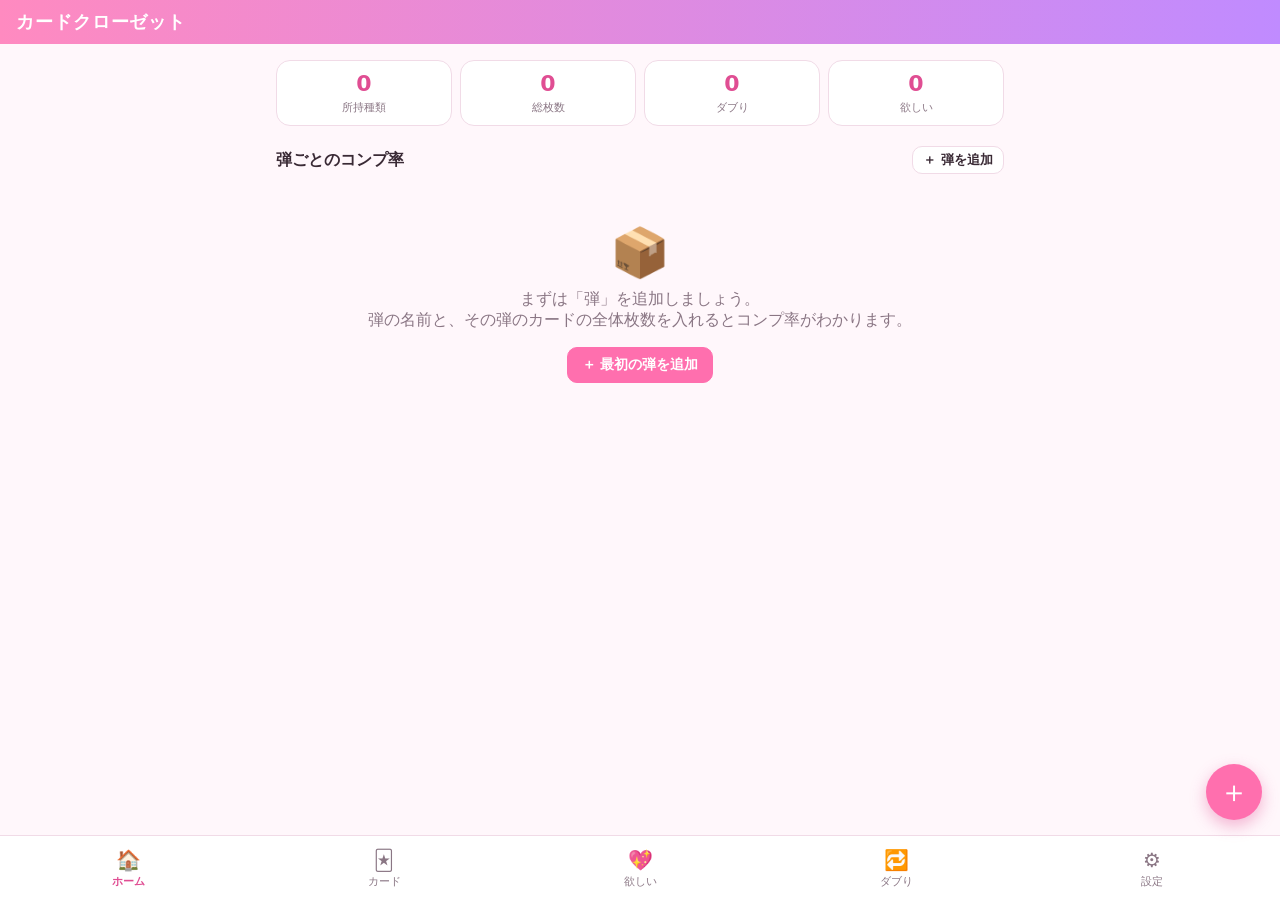
<file: index.html>
<!doctype html>
<html lang="ja">
<head>
  <meta charset="utf-8">
  <meta name="viewport" content="width=device-width, initial-scale=1, viewport-fit=cover">
  <meta name="theme-color" content="#ff6fae">
  <title>カードクローゼット</title>
  <link rel="manifest" href="manifest.webmanifest">
  <link rel="icon" href="icons/icon.svg" type="image/svg+xml">
  <link rel="apple-touch-icon" href="icons/icon.svg">
  <link rel="stylesheet" href="style.css">
</head>
<body>
  <header class="topbar">
    <h1>カードクローゼット</h1>
  </header>

  <main id="view" aria-live="polite"></main>

  <button id="fab" class="fab" data-action="new-card" aria-label="カードを追加">＋</button>

  <nav class="tabbar" aria-label="メニュー">
    <button data-tab="home" class="active"><span>🏠</span>ホーム</button>
    <button data-tab="cards"><span>🃏</span>カード</button>
    <button data-tab="wish"><span>💖</span>欲しい</button>
    <button data-tab="dupes"><span>🔁</span>ダブり</button>
    <button data-tab="settings"><span>⚙️</span>設定</button>
  </nav>

  <div id="modal" class="modal" hidden>
    <div class="sheet" role="dialog" aria-modal="true"></div>
  </div>
  <div id="toast" class="toast" hidden></div>

  <script src="app.js"></script>
</body>
</html>
</file>
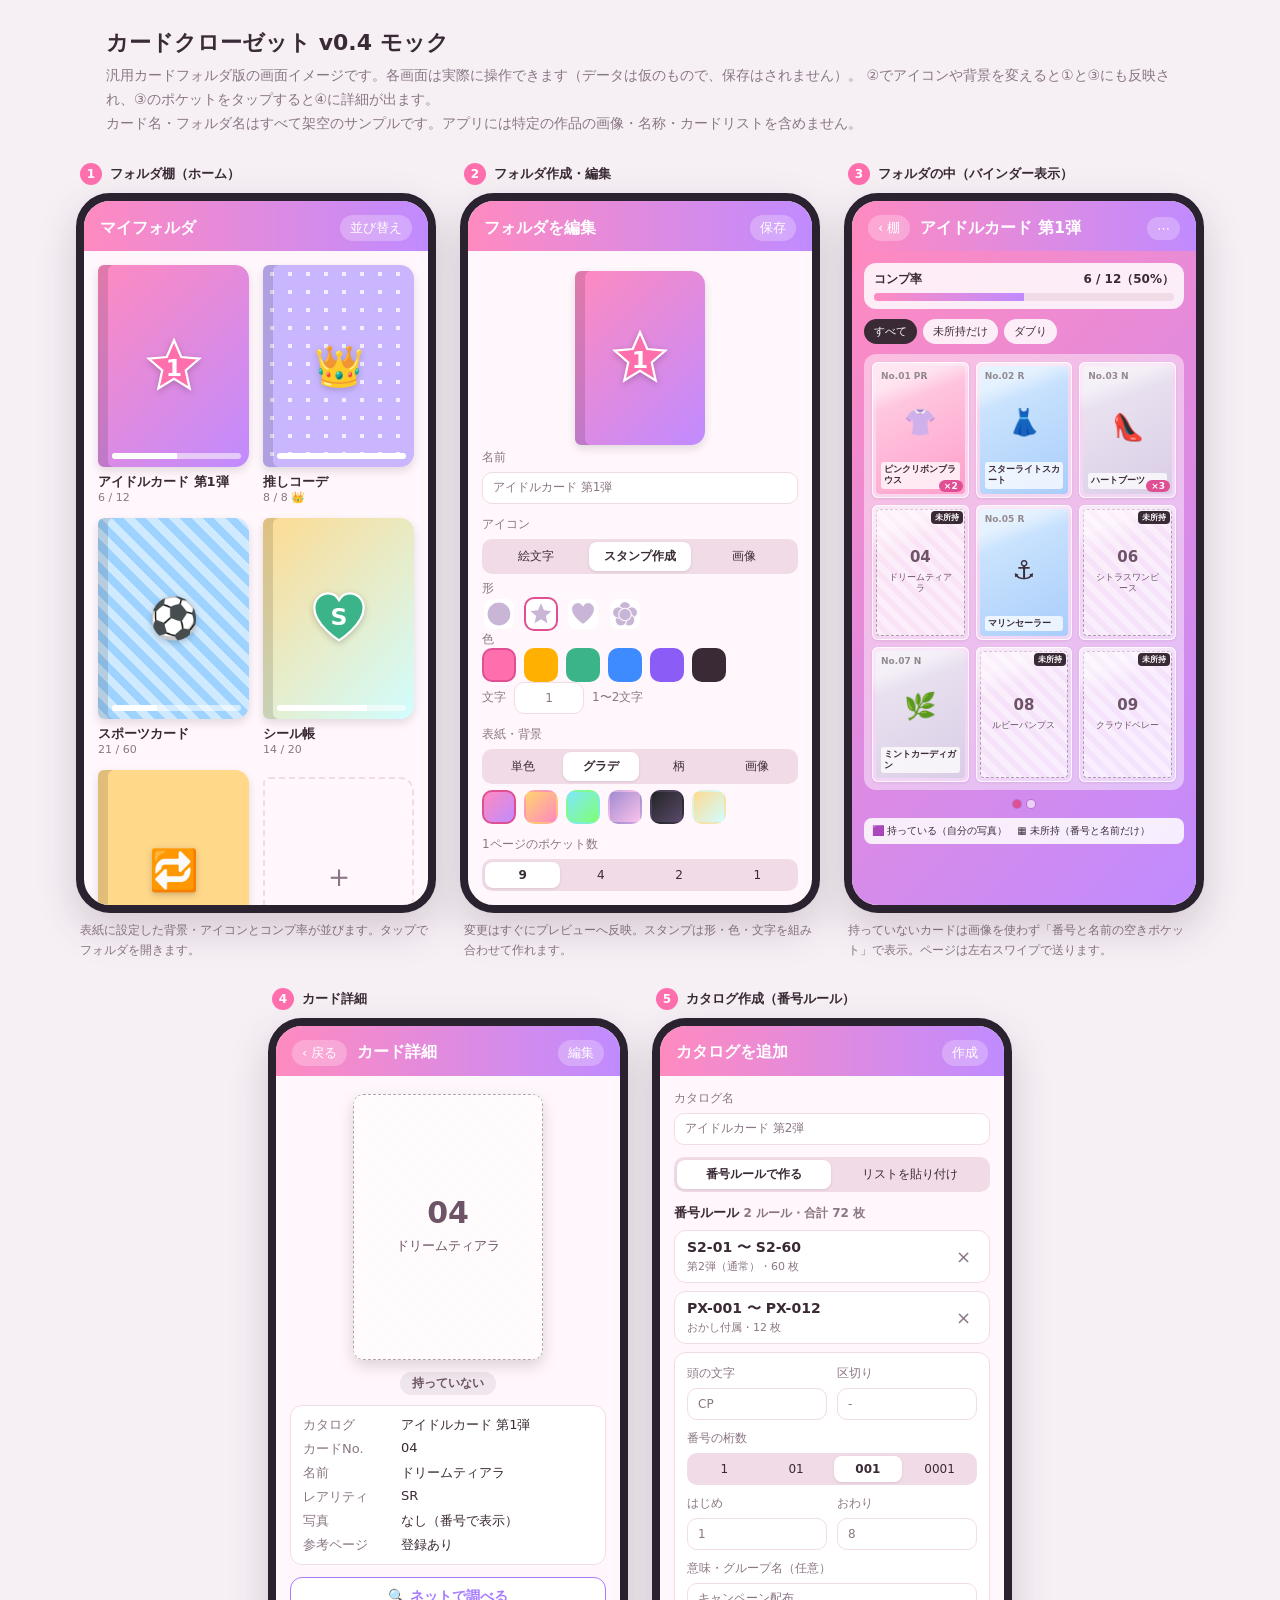
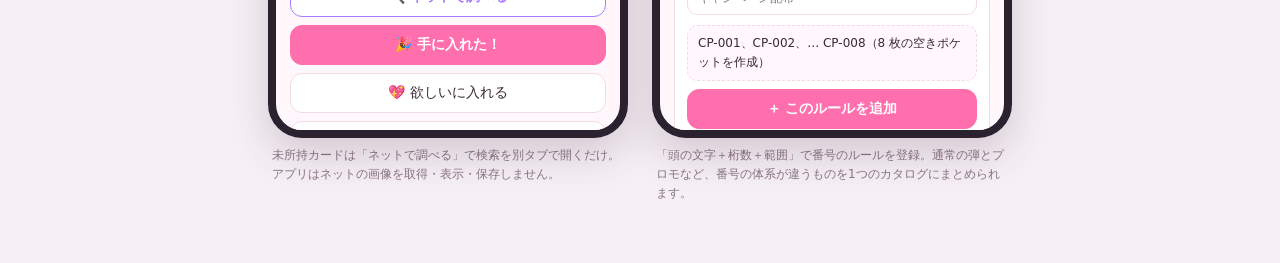
<file: mock/index.html>
<!doctype html>
<html lang="ja">
<head>
<meta charset="utf-8">
<meta name="viewport" content="width=device-width, initial-scale=1">
<title>カードクローゼット モック</title>
<style>
:root {
  --pink: #ff6fae; --pink-d: #e04e93; --violet: #a77bff;
  --bg: #f6f0f5; --phone: #fff7fb; --card: #fff; --text: #3a2a35; --muted: #8a7684; --line: #f1dbe7;
}
@media (prefers-color-scheme: dark) {
  :root:not([data-theme="light"]) { --bg: #141016; --phone: #1d1620; --card: #2a2030; --text: #f5e9f1; --muted: #b49fb0; --line: #3d3044; }
}
:root[data-theme="dark"] { --bg: #141016; --phone: #1d1620; --card: #2a2030; --text: #f5e9f1; --muted: #b49fb0; --line: #3d3044; }
* { box-sizing: border-box; }
body { margin: 0; background: var(--bg); color: var(--text); font-family: system-ui, -apple-system, "Hiragino Sans", "Noto Sans JP", sans-serif; }
button, input, textarea, select { font: inherit; color: inherit; }
button { cursor: pointer; }

.intro { max-width: 1100px; margin: 0 auto; padding: 28px 16px 8px; }
.intro h1 { margin: 0 0 6px; font-size: 22px; }
.intro p { margin: 0; color: var(--muted); font-size: 14px; line-height: 1.7; }

.gallery { display: flex; flex-wrap: wrap; gap: 28px 24px; justify-content: center; padding: 20px 16px 60px; }
.frame { width: 360px; max-width: 100%; }
.frame > .label { font-size: 13px; font-weight: 700; margin: 0 0 8px 4px; display: flex; gap: 8px; align-items: center; }
.frame > .label i { font-style: normal; background: var(--pink); color: #fff; border-radius: 99px; width: 22px; height: 22px; display: grid; place-items: center; font-size: 12px; }
.frame > .note { font-size: 12px; color: var(--muted); margin: 8px 4px 0; line-height: 1.6; }
.phone {
  height: 720px; border-radius: 34px; overflow: hidden; position: relative;
  background: var(--phone); border: 8px solid #2b2230; box-shadow: 0 16px 40px rgba(60, 20, 50, .18);
  display: flex; flex-direction: column; transition: box-shadow .3s;
}
.phone.flash { box-shadow: 0 0 0 4px var(--pink), 0 16px 40px rgba(60, 20, 50, .18); }
.bar { padding: 14px 16px 10px; display: flex; align-items: center; gap: 10px; background: linear-gradient(90deg, #ff8ac0, #c08bff); color: #fff; }
.bar h2 { margin: 0; font-size: 16px; flex: 1; }
.bar button { border: 0; background: rgba(255,255,255,.25); color: #fff; border-radius: 99px; padding: 4px 10px; font-size: 13px; }
.body { flex: 1; overflow: auto; padding: 14px; }
.muted { color: var(--muted); font-size: 12px; }
.sec { font-size: 13px; font-weight: 700; margin: 14px 0 8px; }

/* ---- shelf ---- */
.shelf { display: grid; grid-template-columns: 1fr 1fr; gap: 14px; }
.binder { border: 0; padding: 0; text-align: left; background: none; }
.cover {
  aspect-ratio: 3 / 4; border-radius: 6px 14px 14px 6px; position: relative; overflow: hidden;
  box-shadow: inset 10px 0 0 rgba(0,0,0,.12), 0 4px 10px rgba(0,0,0,.12);
  display: grid; place-items: center;
}
.cover .ic { width: 56px; height: 56px; display: grid; place-items: center; font-size: 40px; filter: drop-shadow(0 2px 3px rgba(0,0,0,.2)); }
.cover .ic svg { width: 56px; height: 56px; }
.cover .prog { position: absolute; left: 14px; right: 8px; bottom: 8px; height: 6px; background: rgba(255,255,255,.55); border-radius: 99px; overflow: hidden; }
.cover .prog b { display: block; height: 100%; background: #fff; }
.binder .nm { font-size: 13px; font-weight: 700; margin-top: 6px; }
.binder .pc { font-size: 11px; color: var(--muted); }
.binder.add .cover { background: transparent; border: 2px dashed var(--line); box-shadow: none; font-size: 32px; color: var(--muted); }

/* ---- editor ---- */
.preview { display: grid; place-items: center; padding: 6px 0 4px; }
.preview .cover { width: 130px; }
.field { display: grid; gap: 6px; margin-bottom: 12px; font-size: 12px; color: var(--muted); }
.field input[type=text] { width: 100%; min-width: 0; padding: 8px 10px; border: 1px solid var(--line); border-radius: 10px; background: var(--card); }
.seg { display: flex; background: var(--line); border-radius: 10px; padding: 3px; gap: 3px; }
.seg button { flex: 1; border: 0; background: none; border-radius: 8px; padding: 6px 0; font-size: 12px; color: var(--text); }
.seg button.on { background: var(--card); font-weight: 700; box-shadow: 0 1px 3px rgba(0,0,0,.1); }
.swatches { display: flex; flex-wrap: wrap; gap: 8px; }
.sw { width: 34px; height: 34px; border-radius: 10px; border: 2px solid transparent; padding: 0; background-clip: padding-box; display: grid; place-items: center; font-size: 20px; background-color: var(--card); }
.sw.on { border-color: var(--pink-d); }
.sw svg { width: 26px; height: 26px; }
.upload { border: 1px dashed var(--muted); border-radius: 10px; padding: 8px; text-align: center; font-size: 12px; color: var(--muted); background: none; width: 100%; }
.row { display: flex; gap: 8px; align-items: center; }
.row input[type=text] { width: 70px; text-align: center; }

/* ---- binder view ---- */
.binder-bg { flex: 1; overflow: auto; padding: 12px; }
.prog-line { background: rgba(255,255,255,.85); border-radius: 12px; padding: 8px 10px; margin-bottom: 10px; color: #3a2a35; }
.prog-line .t { display: flex; justify-content: space-between; font-size: 12px; font-weight: 700; }
.prog-line .b { height: 8px; border-radius: 99px; background: #f1dbe7; overflow: hidden; margin-top: 5px; }
.prog-line .b i { display: block; height: 100%; background: linear-gradient(90deg, #ff8ac0, #c08bff); }
.page { background: rgba(255,255,255,.45); border-radius: 12px; padding: 8px; display: grid; gap: 7px; backdrop-filter: blur(2px); }
.pocket {
  aspect-ratio: 5 / 7; border-radius: 6px; border: 0; padding: 0; position: relative; overflow: hidden;
  background: rgba(255,255,255,.35); box-shadow: inset 0 0 0 1px rgba(255,255,255,.8), 0 1px 3px rgba(0,0,0,.08);
}
.pocket::after { content: ""; position: absolute; inset: 0; background: linear-gradient(160deg, rgba(255,255,255,.45) 0 18%, transparent 30%); pointer-events: none; }
.cardface { position: absolute; inset: 4px; border-radius: 4px; display: flex; flex-direction: column; justify-content: space-between; padding: 5px; color: #3a2a35; text-align: left; }
.cardface .no { font-size: 9px; font-weight: 800; }
.cardface .em { font-size: 26px; text-align: center; }
.cardface .nm { font-size: 9px; font-weight: 700; line-height: 1.25; background: rgba(255,255,255,.75); border-radius: 3px; padding: 2px 3px; }
.cardface.ph { background: repeating-linear-gradient(45deg, rgba(255,255,255,.6) 0 6px, rgba(255,255,255,.35) 6px 12px); border: 1.5px dashed rgba(90,60,80,.45); justify-content: center; align-items: center; text-align: center; gap: 4px; }
.cardface.ph .no { font-size: 15px; color: #6e5466; }
.cardface.ph .nm { background: none; color: #6e5466; font-weight: 500; }
.tag { position: absolute; top: 6px; right: 6px; z-index: 1; font-size: 8px; font-weight: 800; background: #3a2a35; color: #fff; padding: 1px 4px; border-radius: 4px; }
.qtyb { position: absolute; bottom: 6px; right: 6px; z-index: 1; font-size: 9px; font-weight: 800; background: var(--pink-d); color: #fff; padding: 1px 5px; border-radius: 99px; }
.dots { display: flex; justify-content: center; gap: 6px; margin-top: 10px; }
.dots button { width: 8px; height: 8px; padding: 0; border-radius: 50%; border: 0; background: rgba(255,255,255,.6); box-shadow: 0 0 0 1px rgba(0,0,0,.15); }
.dots button.on { background: var(--pink-d); }
.toolbar { display: flex; gap: 6px; margin-bottom: 10px; }
.chip { border: 0; background: rgba(255,255,255,.85); color: #3a2a35; border-radius: 99px; padding: 5px 10px; font-size: 11px; }
.chip.on { background: #3a2a35; color: #fff; }
.legend { display: flex; gap: 10px; flex-wrap: wrap; margin-top: 10px; font-size: 10px; background: rgba(255,255,255,.85); color: #3a2a35; padding: 6px 8px; border-radius: 8px; }

/* ---- detail ---- */
.big { width: 190px; margin: 4px auto 12px; aspect-ratio: 5/7; position: relative; border-radius: 10px; overflow: hidden; box-shadow: 0 6px 16px rgba(0,0,0,.15); }
.big .cardface { inset: 0; border-radius: 10px; padding: 12px; }
.big .cardface .no { font-size: 14px; }
.big .cardface .em { font-size: 60px; }
.big .cardface .nm { font-size: 13px; padding: 4px 6px; }
.big .cardface.ph .no { font-size: 30px; }
.status { text-align: center; margin-bottom: 10px; }
.pill { display: inline-block; font-size: 12px; font-weight: 700; padding: 3px 12px; border-radius: 99px; }
.pill.own { background: #d8f5e9; color: #1d7a55; }
.pill.no { background: #eee6ec; color: #6e5466; }
dl.kv { display: grid; grid-template-columns: 88px 1fr; gap: 6px 10px; font-size: 13px; background: var(--card); border: 1px solid var(--line); border-radius: 12px; padding: 10px 12px; margin: 0 0 12px; }
dl.kv dt { color: var(--muted); }
dl.kv dd { margin: 0; }
.btn { display: block; width: 100%; text-align: center; text-decoration: none; border: 1px solid var(--line); background: var(--card); border-radius: 12px; padding: 10px; font-size: 14px; margin-bottom: 8px; color: var(--text); }
.btn.primary { background: var(--pink); border-color: var(--pink); color: #fff; font-weight: 700; }
.btn.search { border-color: var(--violet); color: var(--violet); font-weight: 700; }
.hint { font-size: 11px; color: var(--muted); line-height: 1.6; background: var(--card); border: 1px dashed var(--line); border-radius: 10px; padding: 8px 10px; }
.stepper { display: flex; align-items: center; justify-content: center; gap: 16px; margin-bottom: 12px; }
.stepper button { width: 38px; height: 38px; border-radius: 50%; border: 1px solid var(--line); background: var(--card); font-size: 18px; }
.stepper b { font-size: 20px; min-width: 40px; text-align: center; }

/* ---- import ---- */
textarea { width: 100%; height: 130px; padding: 10px; border: 1px solid var(--line); border-radius: 12px; background: var(--card); font-size: 13px; line-height: 1.5; resize: vertical; }
table { width: 100%; border-collapse: collapse; font-size: 12px; background: var(--card); border-radius: 12px; overflow: hidden; }
th, td { padding: 6px 8px; border-bottom: 1px solid var(--line); text-align: left; }
th { color: var(--muted); font-weight: 500; font-size: 11px; }
.src { display: grid; grid-template-columns: repeat(3, 1fr); gap: 6px; margin-bottom: 12px; }
.src button { border: 1px solid var(--line); background: var(--card); border-radius: 10px; padding: 8px 4px; font-size: 11px; }
.src button.on { border-color: var(--pink-d); color: var(--pink-d); font-weight: 700; }

.two { display: grid; grid-template-columns: 1fr 1fr; gap: 10px; }
.two > * { min-width: 0; }
.rulebox { background: var(--card); border: 1px solid var(--line); border-radius: 12px; padding: 12px 12px 10px; }
.rulebox .field { margin-bottom: 10px; }
.rule { display: grid; grid-template-columns: 1fr auto; gap: 2px 8px; align-items: center; background: var(--card); border: 1px solid var(--line); border-radius: 12px; padding: 8px 10px 8px 12px; margin-bottom: 8px; }
.rule .rg { font-size: 14px; font-weight: 800; font-variant-numeric: tabular-nums; }
.rule .rl { font-size: 11px; color: var(--muted); }
.rule button { grid-row: 1 / 3; grid-column: 2; border: 0; background: none; font-size: 18px; color: var(--muted); padding: 4px 8px; }
.rulepv { font-size: 12px; background: var(--phone); border: 1px dashed var(--line); border-radius: 10px; padding: 8px 10px; line-height: 1.6; font-variant-numeric: tabular-nums; }
.rulepv.err { color: #e0435a; }
.toast { position: fixed; left: 50%; bottom: 24px; transform: translateX(-50%); background: #3a2a35; color: #fff; padding: 10px 18px; border-radius: 99px; font-size: 14px; z-index: 50; box-shadow: 0 6px 16px rgba(0,0,0,.25); }

@media (max-width: 420px) {
  .gallery { padding: 16px 16px 40px; }
  .phone { height: 680px; border-width: 6px; border-radius: 28px; }
}
</style>
</head>
<body>

<header class="intro">
  <h1>カードクローゼット v0.4 モック</h1>
  <p>汎用カードフォルダ版の画面イメージです。各画面は実際に操作できます（データは仮のもので、保存はされません）。
  ②でアイコンや背景を変えると①と③にも反映され、③のポケットをタップすると④に詳細が出ます。<br>カード名・フォルダ名はすべて架空のサンプルです。アプリには特定の作品の画像・名称・カードリストを含めません。</p>
</header>

<main class="gallery">

  <!-- 1. shelf -->
  <section class="frame" id="f-shelf">
    <p class="label"><i>1</i>フォルダ棚（ホーム）</p>
    <div class="phone">
      <div class="bar"><h2>マイフォルダ</h2><button>並び替え</button></div>
      <div class="body">
        <div class="shelf" id="shelf"></div>
        <p class="sec">最近の更新</p>
        <p class="muted">・アイドルカード 第1弾に「ハートブーツ」を追加<br>・シール帳 の表紙を変更</p>
      </div>
    </div>
    <p class="note">表紙に設定した背景・アイコンとコンプ率が並びます。タップでフォルダを開きます。</p>
  </section>

  <!-- 2. editor -->
  <section class="frame" id="f-edit">
    <p class="label"><i>2</i>フォルダ作成・編集</p>
    <div class="phone">
      <div class="bar"><h2>フォルダを編集</h2><button id="saveFolder">保存</button></div>
      <div class="body">
        <div class="preview"><div class="cover" id="edPreview"></div></div>
        <label class="field">名前<input type="text" id="edName" maxlength="20"></label>

        <div class="field">アイコン
          <div class="seg" id="iconSeg">
            <button data-v="emoji">絵文字</button><button data-v="stamp">スタンプ作成</button><button data-v="image">画像</button>
          </div>
          <div id="iconPane"></div>
        </div>

        <div class="field">表紙・背景
          <div class="seg" id="coverSeg">
            <button data-v="color">単色</button><button data-v="gradient">グラデ</button><button data-v="pattern">柄</button><button data-v="image">画像</button>
          </div>
          <div id="coverPane"></div>
        </div>

        <div class="field">1ページのポケット数
          <div class="seg" id="pocketSeg">
            <button data-v="9">9</button><button data-v="4">4</button><button data-v="2">2</button><button data-v="1">1</button>
          </div>
        </div>

        <div class="field">中身
          <div class="seg" id="contentSeg"><button class="on">カタログ順に並べる</button><button>自由に配置</button></div>
          <span class="muted">紐付け中：アイドルカード 第1弾（12種）</span>
        </div>
      </div>
    </div>
    <p class="note">変更はすぐにプレビューへ反映。スタンプは形・色・文字を組み合わせて作れます。</p>
  </section>

  <!-- 3. binder -->
  <section class="frame" id="f-binder">
    <p class="label"><i>3</i>フォルダの中（バインダー表示）</p>
    <div class="phone">
      <div class="bar"><button data-goto="f-shelf">‹ 棚</button><h2 id="bdTitle"></h2><button>⋯</button></div>
      <div class="binder-bg" id="bdBg">
        <div class="prog-line"><div class="t"><span>コンプ率</span><span id="bdCount"></span></div><div class="b"><i id="bdBar"></i></div></div>
        <div class="toolbar">
          <button class="chip on" data-filter="all">すべて</button>
          <button class="chip" data-filter="missing">未所持だけ</button>
          <button class="chip" data-filter="dupe">ダブり</button>
        </div>
        <div class="page" id="bdPage"></div>
        <div class="dots" id="bdDots"></div>
        <div class="legend">
          <span>🟪 持っている（自分の写真）</span><span>▦ 未所持（番号と名前だけ）</span>
        </div>
      </div>
    </div>
    <p class="note">持っていないカードは画像を使わず「番号と名前の空きポケット」で表示。ページは左右スワイプで送ります。</p>
  </section>

  <!-- 4. detail -->
  <section class="frame" id="f-detail">
    <p class="label"><i>4</i>カード詳細</p>
    <div class="phone">
      <div class="bar"><button data-goto="f-binder">‹ 戻る</button><h2>カード詳細</h2><button>編集</button></div>
      <div class="body" id="detail"></div>
    </div>
    <p class="note">未所持カードは「ネットで調べる」で検索を別タブで開くだけ。アプリはネットの画像を取得・表示・保存しません。</p>
  </section>

  <!-- 5. catalog -->
  <section class="frame" id="f-import">
    <p class="label"><i>5</i>カタログ作成（番号ルール）</p>
    <div class="phone">
      <div class="bar"><h2>カタログを追加</h2><button id="doImport">作成</button></div>
      <div class="body">
        <label class="field">カタログ名<input type="text" value="アイドルカード 第2弾"></label>
        <div class="seg" id="modeSeg" style="margin-bottom:12px">
          <button data-v="rule" class="on">番号ルールで作る</button><button data-v="paste">リストを貼り付け</button>
        </div>

        <div id="paneRule">
          <p class="sec" style="margin-top:0">番号ルール <span class="muted" id="ruleTotal"></span></p>
          <div id="ruleList"></div>
          <div class="rulebox">
            <div class="two">
              <label class="field">頭の文字<input type="text" id="rPrefix" maxlength="8" value="CP"></label>
              <label class="field">区切り<input type="text" id="rSep" maxlength="2" value="-"></label>
            </div>
            <div class="field">番号の桁数
              <div class="seg" id="digitSeg"><button data-v="1">1</button><button data-v="2">01</button><button data-v="3" class="on">001</button><button data-v="4">0001</button></div>
            </div>
            <div class="two">
              <label class="field">はじめ<input type="text" id="rFrom" inputmode="numeric" maxlength="4" value="1"></label>
              <label class="field">おわり<input type="text" id="rTo" inputmode="numeric" maxlength="4" value="8"></label>
            </div>
            <label class="field">意味・グループ名（任意）<input type="text" id="rLabel" maxlength="20" value="キャンペーン配布"></label>
            <div class="rulepv" id="rulePv"></div>
            <button class="btn primary" id="addRule" style="margin:8px 0 0">＋ このルールを追加</button>
          </div>
          <p class="hint" style="margin-top:10px">番号の付け方を自分で決めて、空きポケットをまとめて作ります。名前はあとから入れられます。<br>ルールはグループ分けにも使われ、番号を入力すると頭の文字から自動で分類します。</p>
        </div>

        <div id="panePaste" hidden>
          <div class="field">カードリストを入力または貼り付け
            <textarea id="imText">01, ミルキーリボンブラウス, PR
02, スターダストスカート, R
03, シャイニーパンプス, N
04, ムーンライトティアラ, SR
05, キャンディドレス, CP
06 サニーキャップ N</textarea>
          </div>
          <p class="sec">読み取り結果 <span class="muted" id="imCount"></span></p>
          <table><thead><tr><th>No.</th><th>名前</th><th>レア</th></tr></thead><tbody id="imTable"></tbody></table>
          <label class="field" style="margin-top:10px">出典メモ（任意・共有されません）<input type="text" placeholder="例：自分で作成 / 参考にしたページ名"></label>
          <p class="hint">⚠️ 取り込むのは番号や名前などの情報だけにしてください。説明文などの長い文章は自動で除外します。<br>他のサイトのリストを使うときは、そのサイトの利用規約を確認し、個人で使う範囲にとどめてください。</p>
        </div>
      </div>
    </div>
    <p class="note">「頭の文字＋桁数＋範囲」で番号のルールを登録。通常の弾とプロモなど、番号の体系が違うものを1つのカタログにまとめられます。</p>
  </section>

</main>

<div class="toast" id="toast" hidden></div>

<script>
'use strict';
const $ = (s, r = document) => r.querySelector(s);
const esc = (s) => String(s).replace(/[&<>"']/g, (c) => ({ '&': '&amp;', '<': '&lt;', '>': '&gt;', '"': '&quot;', "'": '&#39;' }[c]));

/* ---------- 見た目の素材 ---------- */
const COLORS = ['#ffb3d1', '#ffd88a', '#a8e6cf', '#9fd3ff', '#c9b6ff', '#3a2a35'];
const GRADS = [
  ['#ff8ac0', '#c08bff'], ['#ffd36e', '#ff8ac0'], ['#7ee8fa', '#80ff72'],
  ['#a18cd1', '#fbc2eb'], ['#232526', '#5b4a6b'], ['#fddb92', '#d1fdff'],
];
const PATTERNS = {
  dot: (c) => `radial-gradient(circle, rgba(255,255,255,.75) 18%, transparent 19%) 0 0/18px 18px, ${c}`,
  stripe: (c) => `repeating-linear-gradient(45deg, rgba(255,255,255,.5) 0 8px, transparent 8px 16px), ${c}`,
  check: (c) => `repeating-conic-gradient(rgba(255,255,255,.5) 0 25%, transparent 0 50%) 0 0/24px 24px, ${c}`,
  heart: (c) => `radial-gradient(circle at 30% 40%, rgba(255,255,255,.6) 12%, transparent 13%) 0 0/22px 22px, radial-gradient(circle at 70% 60%, rgba(255,255,255,.35) 10%, transparent 11%) 0 0/22px 22px, ${c}`,
};
const PATTERN_LABEL = { dot: 'ドット', stripe: 'ストライプ', check: 'チェック', heart: 'バブル' };
const EMOJIS = ['🎀', '⭐', '💖', '👑', '🌸', '🦄', '🍓', '🌙', '⚽', '🎵', '🐱', '💎'];
const SHAPES = {
  circle: '<circle cx="50" cy="50" r="46"/>',
  star: '<path d="M50 4l13 30 32 3-24 21 7 32-28-17-28 17 7-32L5 37l32-3z"/>',
  heart: '<path d="M50 90S6 62 6 32C6 16 18 6 31 6c9 0 15 5 19 12 4-7 10-12 19-12 13 0 25 10 25 26 0 30-44 58-44 58z"/>',
  flower: '<g><circle cx="50" cy="24" r="22"/><circle cx="76" cy="44" r="22"/><circle cx="66" cy="74" r="22"/><circle cx="34" cy="74" r="22"/><circle cx="24" cy="44" r="22"/><circle cx="50" cy="52" r="24"/></g>',
};
const STAMP_COLORS = ['#ff6fae', '#ffb000', '#3cb48a', '#3d8bff', '#8b5cf6', '#3a2a35'];

function stampSvg(ic) {
  return `<svg viewBox="0 0 100 100" aria-hidden="true"><g fill="${ic.color}" stroke="#fff" stroke-width="4">${SHAPES[ic.shape]}</g>
    <text x="50" y="${ic.shape === 'heart' ? 50 : 57}" text-anchor="middle" dominant-baseline="middle" font-size="${ic.text.length > 1 ? 30 : 42}" font-weight="800" fill="#fff" font-family="system-ui, sans-serif">${esc(ic.text)}</text></svg>`;
}
function iconHtml(ic) {
  if (ic.type === 'stamp') return stampSvg(ic);
  if (ic.type === 'image') return '🖼️';
  return ic.emoji;
}
function coverCss(cv) {
  if (cv.type === 'color') return cv.color;
  if (cv.type === 'gradient') { const [a, b] = GRADS[cv.grad]; return `linear-gradient(135deg, ${a}, ${b})`; }
  if (cv.type === 'pattern') return PATTERNS[cv.pattern](cv.color);
  return 'linear-gradient(135deg, #cbb8c4, #8a7684)';
}

/* ---------- 仮データ ---------- */
const folders = [
  { name: 'アイドルカード 第1弾', icon: { type: 'stamp', shape: 'star', color: '#ff6fae', text: '1' }, cover: { type: 'gradient', grad: 0, color: '#ffb3d1', pattern: 'dot' }, pockets: 9, edit: true },
  { name: '推しコーデ', icon: { type: 'emoji', emoji: '👑' }, cover: { type: 'pattern', pattern: 'dot', color: '#c9b6ff', grad: 3 }, pockets: 4, own: 8, total: 8 },
  { name: 'スポーツカード', icon: { type: 'emoji', emoji: '⚽' }, cover: { type: 'pattern', pattern: 'stripe', color: '#9fd3ff', grad: 2 }, pockets: 9, own: 21, total: 60 },
  { name: 'シール帳', icon: { type: 'stamp', shape: 'heart', color: '#3cb48a', text: 'S' }, cover: { type: 'gradient', grad: 5, color: '#ffd88a', pattern: 'check' }, pockets: 2, own: 14, total: 20 },
  { name: 'ダブり置き場', icon: { type: 'emoji', emoji: '🔁' }, cover: { type: 'color', color: '#ffd88a', grad: 1, pattern: 'dot' }, pockets: 9, own: 17, total: 17 },
];
const F = folders[0]; // 編集対象

const CAT_NAME = 'アイドルカード 第1弾';
const cards = [
  ['01', 'ピンクリボンブラウス', 'PR', '👚', 2, 'a'],
  ['02', 'スターライトスカート', 'R', '👗', 1, 'b'],
  ['03', 'ハートブーツ', 'N', '👠', 3, 'c'],
  ['04', 'ドリームティアラ', 'SR', '👑', 0, 'ref'],
  ['05', 'マリンセーラー', 'R', '⚓', 1, 'b'],
  ['06', 'シトラスワンピース', 'CP', '🍋', 0, null],
  ['07', 'ミントカーディガン', 'N', '🌿', 1, 'c'],
  ['08', 'ルビーパンプス', 'PR', '💎', 0, 'ref'],
  ['09', 'クラウドベレー', 'N', '☁️', 0, null],
  ['10', 'サンセットドレス', 'SR', '🌅', 1, 'd'],
  ['11', 'スノウマフラー', 'R', '❄️', 0, null],
  ['12', 'ギャラクシーリボン', 'PR', '🌌', 0, null],
].map(([no, name, rar, em, qty, ref]) => ({ no, name, rar, em, qty, hasLink: ref === 'ref' }));
const RAR_BG = { N: ['#efe8f3', '#d9cde6'], R: ['#d6ebff', '#a9cdfa'], PR: ['#ffd6e8', '#ff9fca'], CP: ['#fff0c2', '#ffc96b'], SR: ['#eedcff', '#c69cff'] };
const faceBg = (c) => { const [a, b] = RAR_BG[c.rar] || RAR_BG.N; return `linear-gradient(150deg, ${a}, ${b})`; };

let page = 0, filter = 'all', selected = cards[3];

/* ---------- ① 棚 ---------- */
function progressOf(f) {
  if (f.edit) { const own = cards.filter((c) => c.qty > 0).length; return [own, cards.length]; }
  return [f.own, f.total];
}
function coverHtml(f, withProg = true) {
  const [o, t] = progressOf(f);
  return `<div class="cover" style="background:${coverCss(f.cover)}"><div class="ic">${iconHtml(f.icon)}</div>
    ${withProg ? `<div class="prog"><b style="width:${Math.round(o / t * 100)}%"></b></div>` : ''}</div>`;
}
function renderShelf() {
  $('#shelf').innerHTML = folders.map((f, i) => {
    const [o, t] = progressOf(f);
    return `<button class="binder" data-open="${i}">${coverHtml(f)}<div class="nm">${esc(f.name)}</div>
      <div class="pc">${o} / ${t}${o === t ? ' 👑' : ''}</div></button>`;
  }).join('') + `<button class="binder add" data-goto="f-edit"><div class="cover">＋</div><div class="nm">新しいフォルダ</div></button>`;
}

/* ---------- ② 編集 ---------- */
function setSeg(sel, v) { document.querySelectorAll(`${sel} button`).forEach((b) => b.classList.toggle('on', b.dataset.v === String(v))); }
function renderEditor() {
  $('#edPreview').outerHTML = `<div class="cover" id="edPreview" style="background:${coverCss(F.cover)}"><div class="ic">${iconHtml(F.icon)}</div></div>`;
  setSeg('#iconSeg', F.icon.type); setSeg('#coverSeg', F.cover.type); setSeg('#pocketSeg', F.pockets);

  const ic = F.icon;
  if (ic.type === 'emoji') {
    $('#iconPane').innerHTML = `<div class="swatches">${EMOJIS.map((e) => `<button class="sw ${ic.emoji === e ? 'on' : ''}" data-emoji="${e}">${e}</button>`).join('')}</div>`;
  } else if (ic.type === 'stamp') {
    $('#iconPane').innerHTML = `
      <span>形</span><div class="swatches">${Object.keys(SHAPES).map((s) => `<button class="sw ${ic.shape === s ? 'on' : ''}" data-shape="${s}">${stampSvg({ shape: s, color: '#c9b6d6', text: '' })}</button>`).join('')}</div>
      <span>色</span><div class="swatches">${STAMP_COLORS.map((c) => `<button class="sw ${ic.color === c ? 'on' : ''}" data-scolor="${c}" style="background:${c}"></button>`).join('')}</div>
      <div class="row"><span>文字</span><input type="text" id="stampText" maxlength="2" value="${esc(ic.text)}"><span class="muted">1〜2文字</span></div>`;
  } else {
    $('#iconPane').innerHTML = `<button class="upload">📷 写真・画像を選ぶ（正方形に切り抜き）</button><span class="muted">この端末の中だけで使われ、共有されません</span>`;
  }

  const cv = F.cover;
  if (cv.type === 'color' || cv.type === 'pattern') {
    $('#coverPane').innerHTML = (cv.type === 'pattern'
      ? `<div class="swatches">${Object.keys(PATTERNS).map((p) => `<button class="sw ${cv.pattern === p ? 'on' : ''}" data-pattern="${p}" title="${PATTERN_LABEL[p]}" style="background:${PATTERNS[p]('#c9b6ff')}"></button>`).join('')}</div><span>ベースの色</span>`
      : '') + `<div class="swatches">${COLORS.map((c) => `<button class="sw ${cv.color === c ? 'on' : ''}" data-color="${c}" style="background:${c}"></button>`).join('')}</div>`;
  } else if (cv.type === 'gradient') {
    $('#coverPane').innerHTML = `<div class="swatches">${GRADS.map(([a, b], i) => `<button class="sw ${cv.grad === i ? 'on' : ''}" data-grad="${i}" style="background:linear-gradient(135deg,${a},${b})"></button>`).join('')}</div>`;
  } else {
    $('#coverPane').innerHTML = `<button class="upload">📷 写真・画像を選ぶ（明るさ・ぼかし調整つき）</button><span class="muted">この端末の中だけで使われ、共有されません</span>`;
  }
}

/* ---------- ③ バインダー ---------- */
function visibleCards() {
  if (filter === 'missing') return cards.filter((c) => c.qty === 0);
  if (filter === 'dupe') return cards.filter((c) => c.qty >= 2);
  return cards;
}
function faceHtml(c) {
  if (c.qty > 0) return `<div class="cardface" style="background:${faceBg(c)}"><span class="no">No.${c.no} ${c.rar}</span><span class="em">${c.em}</span><span class="nm">${esc(c.name)}</span></div>`;
  return `<div class="cardface ph"><span class="no">${c.no}</span><span class="nm">${esc(c.name)}</span></div>`;
}
function renderBinder() {
  $('#bdTitle').textContent = F.name;
  $('#bdBg').style.background = coverCss(F.cover);
  const own = cards.filter((c) => c.qty > 0).length;
  $('#bdCount').textContent = `${own} / ${cards.length}（${Math.round(own / cards.length * 100)}%）`;
  $('#bdBar').style.width = `${own / cards.length * 100}%`;

  const per = F.pockets, list = visibleCards();
  const pages = Math.max(1, Math.ceil(list.length / per));
  page = Math.min(page, pages - 1);
  const cols = { 9: 3, 4: 2, 2: 2, 1: 1 }[per];
  const slots = list.slice(page * per, page * per + per);
  while (slots.length < per) slots.push(null);
  $('#bdPage').style.gridTemplateColumns = `repeat(${cols}, 1fr)`;
  $('#bdPage').innerHTML = slots.map((c) => c ? `<button class="pocket" data-card="${c.no}" aria-label="No.${c.no} ${esc(c.name)}">
      ${c.qty === 0 ? '<span class="tag">未所持</span>' : ''}${c.qty > 1 ? `<span class="qtyb">×${c.qty}</span>` : ''}${faceHtml(c)}</button>`
    : '<div class="pocket"></div>').join('');
  $('#bdDots').innerHTML = Array.from({ length: pages }, (_, i) => `<button class="${i === page ? 'on' : ''}" data-page="${i}" aria-label="${i + 1}ページ"></button>`).join('');
}

/* ---------- ④ 詳細 ---------- */
function renderDetail() {
  const c = selected, owned = c.qty > 0;
  const q = encodeURIComponent(`${CAT_NAME} ${c.no} ${c.name}`);
  $('#detail').innerHTML = `
    <div class="big">${faceHtml(c)}</div>
    <div class="status"><span class="pill ${owned ? 'own' : 'no'}">${owned ? `持っている ×${c.qty}` : '持っていない'}</span></div>
    <dl class="kv">
      <dt>カタログ</dt><dd>${CAT_NAME}</dd>
      <dt>カードNo.</dt><dd>${c.no}</dd>
      <dt>名前</dt><dd>${esc(c.name)}</dd>
      <dt>レアリティ</dt><dd>${c.rar}</dd>
      <dt>写真</dt><dd>${owned ? '自分で撮影（この端末のみ）' : 'なし（番号で表示）'}</dd>
      <dt>参考ページ</dt><dd>${c.hasLink ? '登録あり' : '未登録'}</dd>
    </dl>
    ${owned ? `
      <div class="stepper"><button data-qty="-1">−</button><b>×${c.qty}</b><button data-qty="1">＋</button></div>
      <button class="btn">📷 写真を撮り直す</button>
      <p class="hint" style="margin-bottom:8px">写真はこの端末の中だけに保存され、共有ファイルには含まれません。</p>
      <button class="btn">🔁 交換に出す</button>` : `
      <a class="btn search" href="https://www.google.com/search?q=${q}" target="_blank" rel="noopener">🔍 ネットで調べる</a>
      <button class="btn primary" data-qty="1">🎉 手に入れた！</button>
      <button class="btn">💖 欲しいに入れる</button>
      <button class="btn">${c.hasLink ? '🔗 参考ページを開く（外部ブラウザ）' : '🔗 参考ページのリンクを登録'}</button>
      <p class="hint">ネットの画像はアプリに取り込みません。検索や参考ページは、ブラウザで開いて見る形になります。</p>`}
  `;
}

/* ---------- ⑤ 取り込み ---------- */
const RAR_RE = /^(N|R|PR|CP|SR|SSR|UR|SEC|C|UC|P|HR|その他)$/i;
function parseList(text) {
  return text.split(/\n/).map((l) => l.trim()).filter(Boolean).map((l) => {
    const t = l.split(/\s*[,\t、，]\s*|\s+/).filter(Boolean);
    const no = /^[\w-]+$/.test(t[0]) && /\d/.test(t[0]) ? t.shift() : '';
    const rar = t.length > 1 && RAR_RE.test(t[t.length - 1]) ? t.pop() : '';
    return { no, name: t.join(' '), rar };
  });
}
const MAX_NAME = 40;
function splitRows(text) {
  const all = parseList(text);
  return { ok: all.filter((r) => r.name.length <= MAX_NAME), skipped: all.filter((r) => r.name.length > MAX_NAME).length };
}
function renderImport() {
  const { ok: rows, skipped } = splitRows($('#imText').value);
  $('#imCount').textContent = `${rows.length} 枚${skipped ? `（長文 ${skipped} 行を除外）` : ''}`;
  $('#imTable').innerHTML = rows.map((r) => `<tr><td>${esc(r.no || '—')}</td><td>${esc(r.name || '—')}</td><td>${esc(r.rar || '—')}</td></tr>`).join('');
}

/* ---------- ⑤ 番号ルール ---------- */
const MAX_PER_RULE = 500;
const rules = [
  { label: '第2弾（通常）', prefix: 'S2', sep: '-', digits: 2, from: 1, to: 60 },
  { label: 'おかし付属', prefix: 'PX', sep: '-', digits: 3, from: 1, to: 12 },
];
let digits = 3;
const fmt = (r, n) => `${r.prefix}${r.prefix ? r.sep : ''}${String(n).padStart(r.digits, '0')}`;
const countOf = (r) => r.to - r.from + 1;
function draftRule() {
  return { label: $('#rLabel').value.trim(), prefix: $('#rPrefix').value.trim(), sep: $('#rSep').value, digits,
    from: parseInt($('#rFrom').value, 10), to: parseInt($('#rTo').value, 10) };
}
function ruleError(r) {
  if (!Number.isInteger(r.from) || !Number.isInteger(r.to) || r.from < 0) return 'はじめ・おわりに数字を入れてください';
  if (r.to < r.from) return '「おわり」は「はじめ」以上にしてください';
  if (countOf(r) > MAX_PER_RULE) return `1つのルールは ${MAX_PER_RULE} 枚までです`;
  if (rules.some((x) => x.prefix === r.prefix && x.sep === r.sep && x.digits === r.digits && r.from <= x.to && x.from <= r.to)) return '同じ番号がすでにあります';
  return '';
}
function renderRules() {
  const total = rules.reduce((n, r) => n + countOf(r), 0);
  $('#ruleTotal').textContent = `${rules.length} ルール・合計 ${total} 枚`;
  $('#ruleList').innerHTML = rules.map((r, i) => `<div class="rule">
      <span class="rg">${esc(fmt(r, r.from))} 〜 ${esc(fmt(r, r.to))}</span>
      <span class="rl">${esc(r.label || 'グループ名なし')}・${countOf(r)} 枚</span>
      <button data-delrule="${i}" aria-label="このルールを削除">×</button></div>`).join('');
  const d = draftRule(), err = ruleError(d), pv = $('#rulePv');
  pv.classList.toggle('err', !!err);
  $('#addRule').disabled = !!err;
  pv.textContent = err || (countOf(d) <= 3
    ? Array.from({ length: countOf(d) }, (_, i) => fmt(d, d.from + i)).join('、')
    : `${fmt(d, d.from)}、${fmt(d, d.from + 1)}、… ${fmt(d, d.to)}`) + (err ? '' : `（${countOf(d)} 枚の空きポケットを作成）`);
}
document.addEventListener('click', (e) => {
  const b = e.target.closest('button');
  if (!b) return;
  if (b.closest('#modeSeg')) {
    document.querySelectorAll('#modeSeg button').forEach((x) => x.classList.toggle('on', x === b));
    $('#paneRule').hidden = b.dataset.v !== 'rule'; $('#panePaste').hidden = b.dataset.v !== 'paste';
  } else if (b.closest('#digitSeg')) {
    digits = +b.dataset.v;
    document.querySelectorAll('#digitSeg button').forEach((x) => x.classList.toggle('on', x === b));
    renderRules();
  } else if (b.id === 'addRule') {
    const d = draftRule();
    if (ruleError(d)) return;
    rules.push(d); $('#rFrom').value = d.to + 1; $('#rTo').value = d.to + countOf(d);
    renderRules(); toast('ルールを追加しました');
  } else if (b.dataset.delrule !== undefined) {
    rules.splice(+b.dataset.delrule, 1); renderRules();
  }
});
document.addEventListener('input', (e) => { if (e.target.closest('.rulebox')) renderRules(); });

/* ---------- 共通 ---------- */
let tt;
function toast(m) { const t = $('#toast'); t.textContent = m; t.hidden = false; clearTimeout(tt); tt = setTimeout(() => (t.hidden = true), 1800); }
function goto(id) {
  const ph = $(`#${id} .phone`);
  $(`#${id}`).scrollIntoView({ behavior: 'smooth', block: 'center', inline: 'center' });
  ph.classList.add('flash'); setTimeout(() => ph.classList.remove('flash'), 900);
}
function renderAll() { renderShelf(); renderEditor(); renderBinder(); renderDetail(); }

document.addEventListener('click', (e) => {
  const b = e.target.closest('button, a');
  if (!b) return;
  const d = b.dataset;
  if (d.goto) return goto(d.goto);
  if (d.open !== undefined) {
    if (folders[+d.open] === F) return goto('f-binder');
    return toast('モックでは「アイドルカード 第1弾」だけ開けます');
  }
  if (b.closest('#iconSeg') && d.v) { F.icon = d.v === 'stamp' ? { type: 'stamp', shape: F.icon.shape || 'star', color: F.icon.color || '#ff6fae', text: F.icon.text ?? '1' } : { ...F.icon, type: d.v, emoji: F.icon.emoji || '🎀' }; return renderAll(); }
  if (b.closest('#coverSeg') && d.v) { F.cover.type = d.v; return renderAll(); }
  if (b.closest('#pocketSeg') && d.v) { F.pockets = +d.v; page = 0; return renderAll(); }
  if (b.closest('#contentSeg') || b.closest('#srcSeg')) { b.parentElement.querySelectorAll('button').forEach((x) => x.classList.toggle('on', x === b)); return; }
  if (d.emoji) { F.icon.emoji = d.emoji; return renderAll(); }
  if (d.shape) { F.icon.shape = d.shape; return renderAll(); }
  if (d.scolor) { F.icon.color = d.scolor; return renderAll(); }
  if (d.color) { F.cover.color = d.color; return renderAll(); }
  if (d.grad) { F.cover.grad = +d.grad; return renderAll(); }
  if (d.pattern) { F.cover.pattern = d.pattern; return renderAll(); }
  if (d.filter) { filter = d.filter; page = 0; document.querySelectorAll('.toolbar .chip').forEach((x) => x.classList.toggle('on', x === b)); return renderBinder(); }
  if (d.page) { page = +d.page; return renderBinder(); }
  if (d.card) { selected = cards.find((c) => c.no === d.card); renderDetail(); return goto('f-detail'); }
  if (d.qty) {
    selected.qty = Math.max(0, selected.qty + +d.qty);
    if (+d.qty > 0 && selected.qty === 1) toast(`🎉 ${selected.name} をゲット！`);
    return renderAll();
  }
  if (b.id === 'saveFolder') return toast('保存しました（モック）');
  if (b.id === 'doImport') return toast(`${$('#paneRule').hidden ? splitRows($('#imText').value).ok.length : rules.reduce((n, r) => n + countOf(r), 0)} 枚のカタログを作成しました（モック）`);
});
document.addEventListener('input', (e) => {
  if (e.target.id === 'edName') { F.name = e.target.value || '名前なし'; renderShelf(); renderBinder(); }
  if (e.target.id === 'stampText') { F.icon.text = e.target.value; renderShelf(); renderBinder(); $('#edPreview .ic').innerHTML = iconHtml(F.icon); }
  if (e.target.id === 'imText') renderImport();
});

// スワイプでページ送り
let sx = null;
$('#bdPage').addEventListener('pointerdown', (e) => { sx = e.clientX; });
$('#bdPage').addEventListener('pointerup', (e) => {
  if (sx === null) return;
  const dx = e.clientX - sx; sx = null;
  if (Math.abs(dx) < 40) return;
  const pages = Math.ceil(visibleCards().length / F.pockets);
  page = Math.max(0, Math.min(pages - 1, page + (dx < 0 ? 1 : -1)));
  renderBinder();
});

$('#edName').value = F.name;
renderAll();
renderImport();
renderRules();
</script>
</body>
</html>
</file>
<file: style.css>
:root {
  --pink: #ff6fae;
  --pink-d: #e04e93;
  --bg: #fff7fb;
  --card: #ffffff;
  --text: #3a2a35;
  --muted: #8a7684;
  --line: #f1dbe7;
  --ok: #3cb48a;
  --danger: #e0435a;
  --tab-h: 64px;
}
@media (prefers-color-scheme: dark) {
  :root {
    --bg: #1d1620;
    --card: #2a2030;
    --text: #f5e9f1;
    --muted: #b49fb0;
    --line: #3d3044;
  }
}
* { box-sizing: border-box; }
html, body { margin: 0; }
body {
  font-family: system-ui, -apple-system, "Hiragino Sans", "Noto Sans JP", sans-serif;
  background: var(--bg);
  color: var(--text);
  padding-bottom: calc(var(--tab-h) + env(safe-area-inset-bottom) + 16px);
  -webkit-tap-highlight-color: transparent;
}
button, input, select, textarea { font: inherit; color: inherit; }
button { cursor: pointer; }

.topbar {
  position: sticky; top: 0; z-index: 5;
  background: linear-gradient(90deg, #ff8ac0, #c08bff);
  color: #fff;
  padding: calc(10px + env(safe-area-inset-top)) 16px 10px;
}
.topbar h1 { margin: 0; font-size: 18px; letter-spacing: .05em; }

main { max-width: 760px; margin: 0 auto; padding: 16px; }
h2 { font-size: 16px; margin: 20px 0 10px; display: flex; align-items: center; justify-content: space-between; gap: 8px; }
.muted { color: var(--muted); font-size: 13px; }

/* tab bar */
.tabbar {
  position: fixed; left: 0; right: 0; bottom: 0; z-index: 10;
  display: grid; grid-template-columns: repeat(5, 1fr);
  background: var(--card); border-top: 1px solid var(--line);
  padding-bottom: env(safe-area-inset-bottom);
}
.tabbar button {
  height: var(--tab-h); border: 0; background: none;
  font-size: 11px; color: var(--muted);
  display: flex; flex-direction: column; align-items: center; justify-content: center; gap: 2px;
}
.tabbar button span { font-size: 20px; }
.tabbar button.active { color: var(--pink-d); font-weight: 700; }

.fab {
  position: fixed; right: 18px; z-index: 11;
  bottom: calc(var(--tab-h) + env(safe-area-inset-bottom) + 16px);
  width: 56px; height: 56px; border-radius: 50%; border: 0;
  background: var(--pink); color: #fff; font-size: 30px; line-height: 1;
  box-shadow: 0 6px 16px rgba(224, 78, 147, .4);
}

/* stats */
.stats { display: grid; grid-template-columns: repeat(4, 1fr); gap: 8px; }
.stat { background: var(--card); border: 1px solid var(--line); border-radius: 14px; padding: 10px 6px; text-align: center; }
.stat b { display: block; font-size: 22px; color: var(--pink-d); }
.stat small { font-size: 11px; color: var(--muted); }

/* sets */
.set {
  background: var(--card); border: 1px solid var(--line); border-radius: 14px;
  padding: 12px 14px; margin-bottom: 10px;
  display: grid; grid-template-columns: 1fr auto; gap: 6px 10px; align-items: center;
}
.set .name { font-weight: 700; border: 0; background: none; text-align: left; padding: 0; }
.set .count { font-size: 13px; color: var(--muted); text-align: right; }
.set .bar { grid-column: 1 / -1; height: 10px; background: var(--line); border-radius: 99px; overflow: hidden; }
.set .bar i { display: block; height: 100%; background: linear-gradient(90deg, #ff8ac0, #c08bff); border-radius: 99px; }
.set.complete .bar i { background: linear-gradient(90deg, #ffd36e, #ff8ac0); }
.set .row { grid-column: 1 / -1; display: flex; justify-content: space-between; align-items: center; }
.badge { display: inline-block; font-size: 11px; padding: 2px 8px; border-radius: 99px; background: #ffe36e; color: #6b5200; font-weight: 700; }

/* buttons */
.btn {
  border: 1px solid var(--line); background: var(--card); border-radius: 10px;
  padding: 8px 14px; font-size: 14px;
}
.btn.primary { background: var(--pink); border-color: var(--pink); color: #fff; font-weight: 700; }
.btn.danger { color: var(--danger); border-color: var(--danger); background: transparent; }
.btn.small { padding: 4px 10px; font-size: 13px; }
.btn.block { width: 100%; }
.linkbtn { border: 0; background: none; color: var(--pink-d); font-size: 13px; padding: 4px; }

/* filters */
.filters { display: grid; grid-template-columns: 1fr 1fr; gap: 8px; margin-bottom: 12px; }
.filters input[type=search] { grid-column: 1 / -1; }
.filters input, .filters select,
.form input, .form select, .form textarea {
  width: 100%; padding: 9px 10px; border: 1px solid var(--line); border-radius: 10px; background: var(--card);
}

/* grid */
.grid { display: grid; grid-template-columns: repeat(auto-fill, minmax(150px, 1fr)); gap: 10px; }
.tile {
  background: var(--card); border: 1px solid var(--line); border-radius: 14px; overflow: hidden;
  display: flex; flex-direction: column; text-align: left; padding: 0;
}
.tile.unowned .thumb { filter: grayscale(1); opacity: .5; }
.thumb {
  aspect-ratio: 5 / 7; width: 100%; display: grid; place-items: center;
  font-size: 40px; background-size: cover; background-position: center; position: relative;
}
.thumb .rar { position: absolute; top: 6px; left: 6px; font-size: 11px; font-weight: 800; background: rgba(0,0,0,.55); color: #fff; padding: 2px 6px; border-radius: 6px; }
.thumb .wish { position: absolute; top: 4px; right: 6px; font-size: 18px; }
.tile .info { padding: 8px 10px 4px; }
.tile .info .no { font-size: 11px; color: var(--muted); }
.tile .info .nm { font-size: 14px; font-weight: 700; line-height: 1.3; overflow: hidden; display: -webkit-box; -webkit-line-clamp: 2; -webkit-box-orient: vertical; }
.qty { display: flex; align-items: center; justify-content: space-between; padding: 4px 8px 8px; }
.qty button { width: 32px; height: 32px; border-radius: 50%; border: 1px solid var(--line); background: var(--bg); font-size: 18px; line-height: 1; }
.qty b { font-size: 16px; }

/* list */
.list { display: flex; flex-direction: column; gap: 8px; }
.item {
  background: var(--card); border: 1px solid var(--line); border-radius: 12px;
  display: grid; grid-template-columns: 48px 1fr auto; gap: 10px; align-items: center; padding: 8px 10px;
}
.item .mini { width: 48px; aspect-ratio: 5/7; border-radius: 6px; display: grid; place-items: center; font-size: 20px; background-size: cover; background-position: center; }
.item .t { font-weight: 700; font-size: 14px; }
.item .s { font-size: 12px; color: var(--muted); }

.empty { text-align: center; padding: 40px 16px; color: var(--muted); }
.empty .big { font-size: 48px; display: block; margin-bottom: 8px; }

/* modal */
.modal { position: fixed; inset: 0; z-index: 20; background: rgba(30, 10, 25, .45); display: flex; align-items: flex-end; justify-content: center; }
.modal[hidden] { display: none; }
.sheet {
  background: var(--bg); width: 100%; max-width: 560px; max-height: 92vh; overflow: auto;
  border-radius: 18px 18px 0 0; padding: 16px 16px calc(16px + env(safe-area-inset-bottom));
}
@media (min-width: 600px) { .modal { align-items: center; } .sheet { border-radius: 18px; } }
.sheet h3 { margin: 0 0 12px; font-size: 17px; }
.form { display: grid; gap: 12px; }
.form label { display: grid; gap: 4px; font-size: 13px; color: var(--muted); }
.form .two { display: grid; grid-template-columns: 1fr 1fr; gap: 10px; }
.form .check { display: flex; align-items: center; gap: 8px; color: var(--text); font-size: 14px; }
.form .check input { width: auto; }
.stepper { display: flex; align-items: center; gap: 10px; }
.stepper button { width: 40px; height: 40px; border-radius: 50%; border: 1px solid var(--line); background: var(--card); font-size: 20px; }
.stepper input { width: 70px !important; text-align: center; }
.photo { display: grid; grid-template-columns: 96px 1fr; gap: 12px; align-items: center; }
.photo .preview { width: 96px; aspect-ratio: 5/7; border-radius: 10px; background: var(--line) center/cover; display: grid; place-items: center; font-size: 30px; }
.actions { display: flex; gap: 8px; justify-content: space-between; margin-top: 4px; }
.actions .right { display: flex; gap: 8px; margin-left: auto; }

.toast {
  position: fixed; left: 50%; transform: translateX(-50%); z-index: 30;
  bottom: calc(var(--tab-h) + env(safe-area-inset-bottom) + 84px);
  background: #3a2a35; color: #fff; padding: 10px 16px; border-radius: 99px; font-size: 14px;
  box-shadow: 0 6px 16px rgba(0,0,0,.25);
}
.notice { background: var(--card); border: 1px solid var(--line); border-radius: 12px; padding: 12px 14px; font-size: 13px; line-height: 1.7; }
.stack { display: grid; gap: 10px; }
</file>
